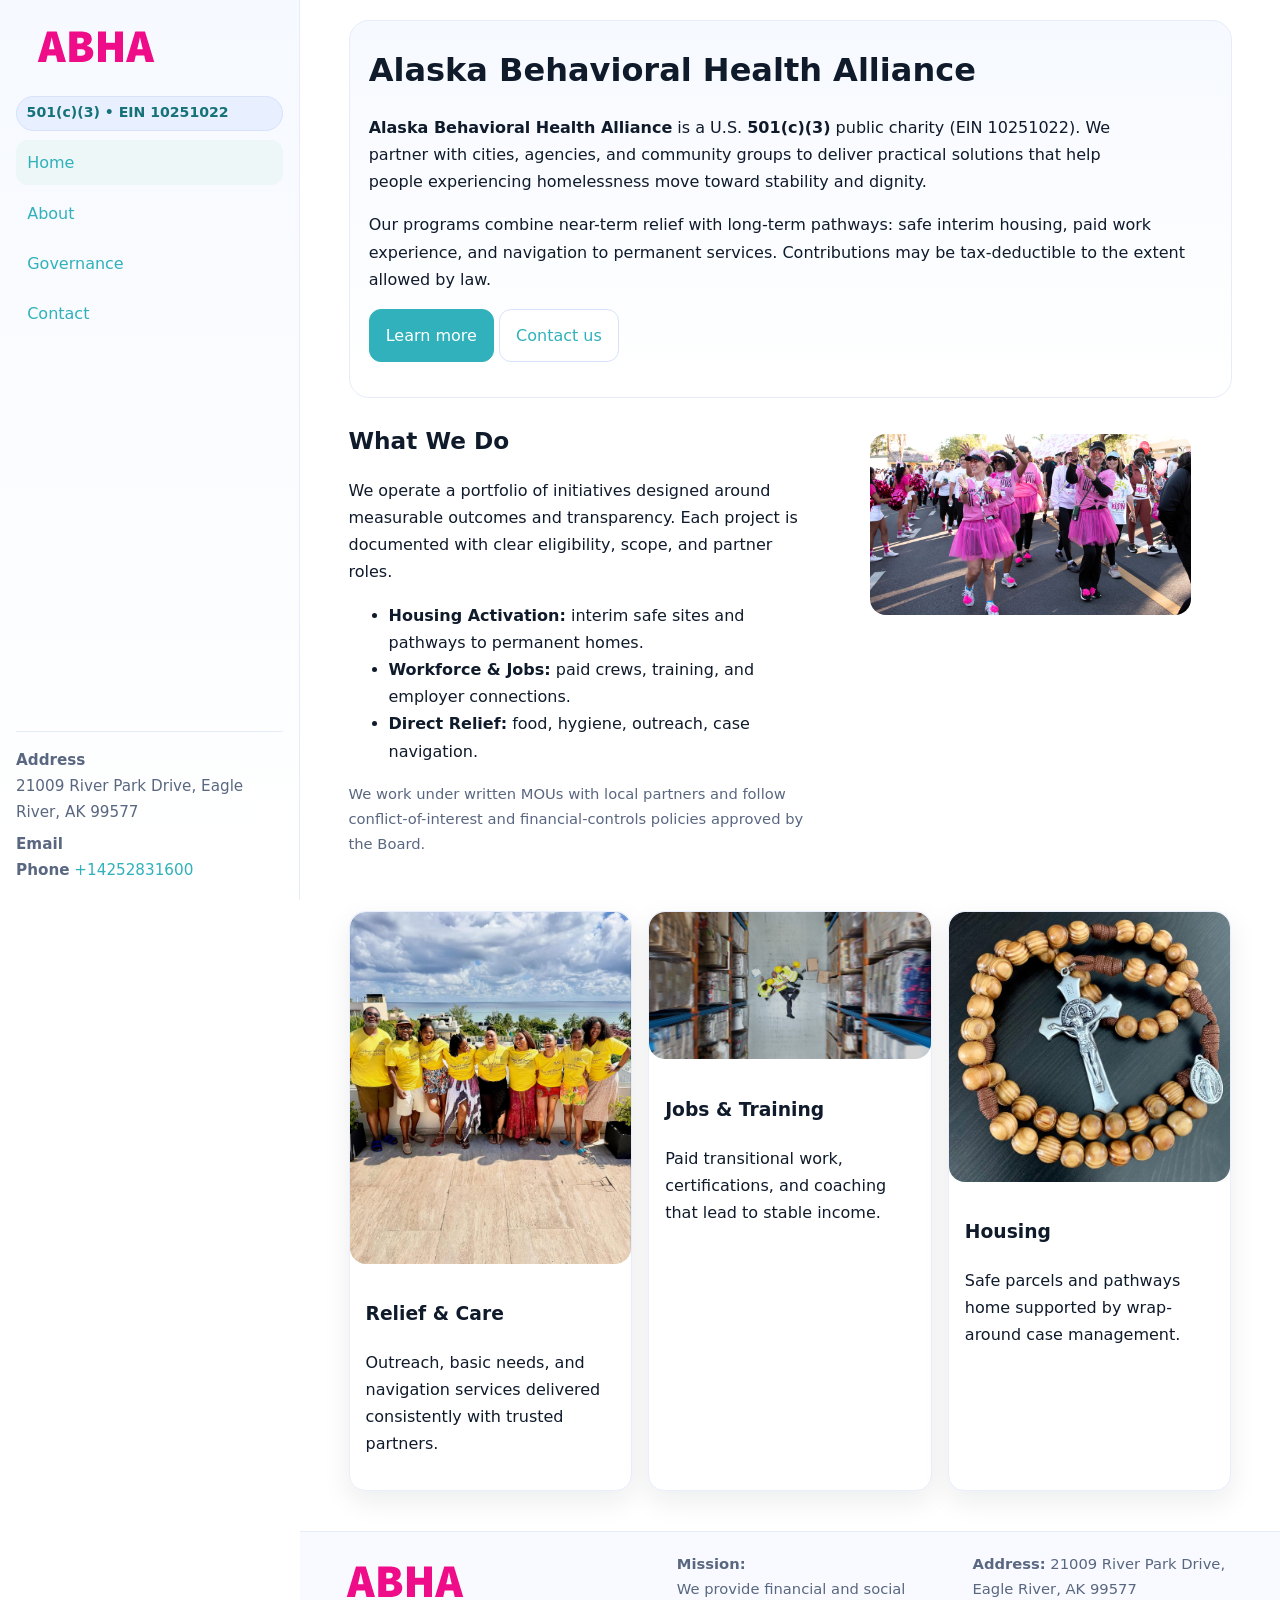
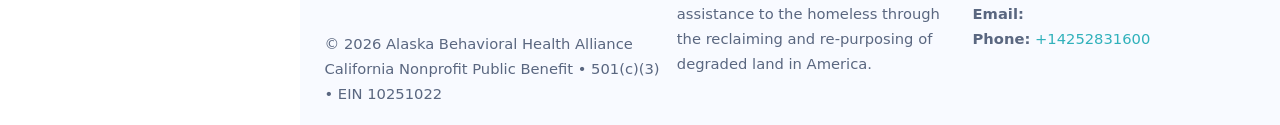
<file: index.html>
<!doctype html>
<html lang="en">
<head>
<meta charset="utf-8"/>
<meta name="viewport" content="width=device-width,initial-scale=1"/>
<title>Alaska Behavioral Health Alliance – Nonprofit • 2025</title>
<link rel="stylesheet" href="assets/styles.css"/>
<link rel="icon" href="images/logo.png">
<meta name="data-ein" content="10251022"><meta name="data-name" content="Alaska Behavioral Health Alliance">
<meta name="data-email" content=""><meta name="data-phone" content="+14252831600">
<meta name="data-address" content="21009 River Park Drive,
Eagle River, AK 99577"><meta name="data-map" content="21009+River+Park+Drive,+Eagle+River,+AK+99577">
  <meta name="description" content="We are a 501(c)(3) organization advancing public health and family well-being through transparent programs, local partnerships, and measurable outcomes.">
<meta name="facebook-domain-verification" content="p0lnfgsrh3ju5lqyfwkbb1me8wl5s8" />
</head>
<body>
<div style="position:absolute;left:-9999px;top:-9999px;opacity:0" data-uniq="{{UNIQUE_BLOB}}">
  <span>We are a 501(c)(3) organization advancing public health and family well-being through transparent programs, local partnerships, and measurable outcomes.</span><svg width="12" height="12" viewBox="0 0 12 12" xmlns="http://www.w3.org/2000/svg"><circle cx="6" cy="6" r="5" fill="#2b6cb0"/></svg><img src="images/education.jpg" width="1" height="1" alt="" loading="lazy"/>
</div>

<div class="app">
  <aside class="sidebar" aria-label="Sidebar">
    <div class="c21dcb174c0"><img src="images/logo.png" alt="Alaska Behavioral Health Alliance logo"></div>
    <span class="c1bbbf1a4f4">501(c)(3) • EIN 10251022</span>
    <nav class="c972b9001e7" aria-label="Main navigation">
      <a class="active" href="index.html">Home</a>
      <a href="about.html">About</a>
      <a href="governance.html">Governance</a>
      <a href="contact.html">Contact</a>
    </nav>
    <div class="contact">
      <div><strong>Address</strong><br>21009 River Park Drive,
Eagle River, AK 99577</div>
      <div style="margin-top:.4rem"><strong>Email</strong> <a href="mailto:"></a></div>
      <div><strong>Phone</strong> <a href="tel:+14252831600">+14252831600</a></div>
    </div>
  </aside>

  <main>
    <div class="container">
      <section class="c4874b65ab7" aria-labelledby="home-title">
        <h1 id="home-title">Alaska Behavioral Health Alliance</h1>
        <p class="c20fd870321">
          <strong>Alaska Behavioral Health Alliance</strong> is a U.S. <strong>501(c)(3)</strong> public charity (EIN 10251022).
          We partner with cities, agencies, and community groups to deliver practical solutions that
          help people experiencing homelessness move toward stability and dignity.
        </p>
        <p>
          Our programs combine near-term relief with long-term pathways: safe interim housing,
          paid work experience, and navigation to permanent services. Contributions may be
          tax-deductible to the extent allowed by law.
        </p>
        <p>
          <a class="cb130e8f7f4 btn-primary" href="about.html">Learn more</a>
          <a class="cb130e8f7f4" href="contact.html">Contact us</a>
        </p>
      </section>

      <section class="section split">
        <div>
          <h2>What We Do</h2>
          <p>
            We operate a portfolio of initiatives designed around measurable outcomes and transparency.
            Each project is documented with clear eligibility, scope, and partner roles.
          </p>
          <ul>
            <li><strong>Housing Activation:</strong> interim safe sites and pathways to permanent homes.</li>
            <li><strong>Workforce & Jobs:</strong> paid crews, training, and employer connections.</li>
            <li><strong>Direct Relief:</strong> food, hygiene, outreach, case navigation.</li>
          </ul>
          <p class="small">
            We work under written MOUs with local partners and follow conflict-of-interest and
            financial-controls policies approved by the Board.
          </p>
        </div>
        <figure>
          <img src="images/hero.jpg" alt="Community program in action">
        </figure>
      </section>

      <section class="section grid-3" aria-label="Highlights">
        <article class="cc636e6eac9">
          <img src="images/relief.jpg" alt="">
          <div class="card-body">
            <h3>Relief & Care</h3>
            <p>Outreach, basic needs, and navigation services delivered consistently with trusted partners.</p>
          </div>
        </article>
        <article class="cc636e6eac9">
          <img src="images/jobs.jpg" alt="">
          <div class="card-body">
            <h3>Jobs & Training</h3>
            <p>Paid transitional work, certifications, and coaching that lead to stable income.</p>
          </div>
        </article>
        <article class="cc636e6eac9">
          <img src="images/land.jpg" alt="">
          <div class="card-body">
            <h3>Housing</h3>
            <p>Safe parcels and pathways home supported by wrap-around case management.</p>
          </div>
        </article>
      </section>
    </div>

    <footer class="footer">
      <div class="container grid">
        <div>
          <img src="images/logo.png" alt="" style="width:160px;height:auto;margin-bottom:.5rem">
          <div class="small">© <span id="year"></span> Alaska Behavioral Health Alliance</div>
          <div class="small">California Nonprofit Public Benefit • 501(c)(3) • EIN 10251022</div>
        </div>
        <div>
          <div class="small"><strong>Mission:</strong><br>
            We provide financial and social assistance to the homeless through the reclaiming
            and re-purposing of degraded land in America.
          </div>
        </div>
        <div>
          <div class="small"><strong>Address:</strong> 21009 River Park Drive,
Eagle River, AK 99577<br>
            <strong>Email:</strong> <a href="mailto:"></a><br>
            <strong>Phone:</strong> <a href="tel:+14252831600">+14252831600</a>
          </div>
        </div>
      </div>
    </footer>
  </main>
</div>

<!-- Color/skin by EIN/NAME -->
<script>
(function(){function g(n){const e=document.querySelector('meta[name="'+n+'"]');return e?e.content:''}
function h(s){let x=2166136261>>>0;for(let i=0;i<s.length;i++){x^=s.charCodeAt(i);x=(x*16777619)>>>0}return x>>>0}
let k=(g('data-ein')||'').replace(/\D+/g,'');if(!k)k=g('data-name')||location.hostname||'default';
const key=h(String(k)),H=key%360,S=55+(key%20),L=46;
const brand=`hsl(${H} ${S}% ${L}%)`,ink=`hsl(${H} ${Math.min(95,S+10)}% ${Math.max(22,L-18)}%)`,soft=`hsl(${H} ${Math.max(40,S-25)}% 95%)`;
const r=document.documentElement;r.style.setProperty('--brand',brand);r.style.setProperty('--brand-ink',ink);r.style.setProperty('--soft',soft);
const y=document.getElementById('year'); if(y) y.textContent=new Date().getFullYear();})();
</script>
</body>
</html>
</file>
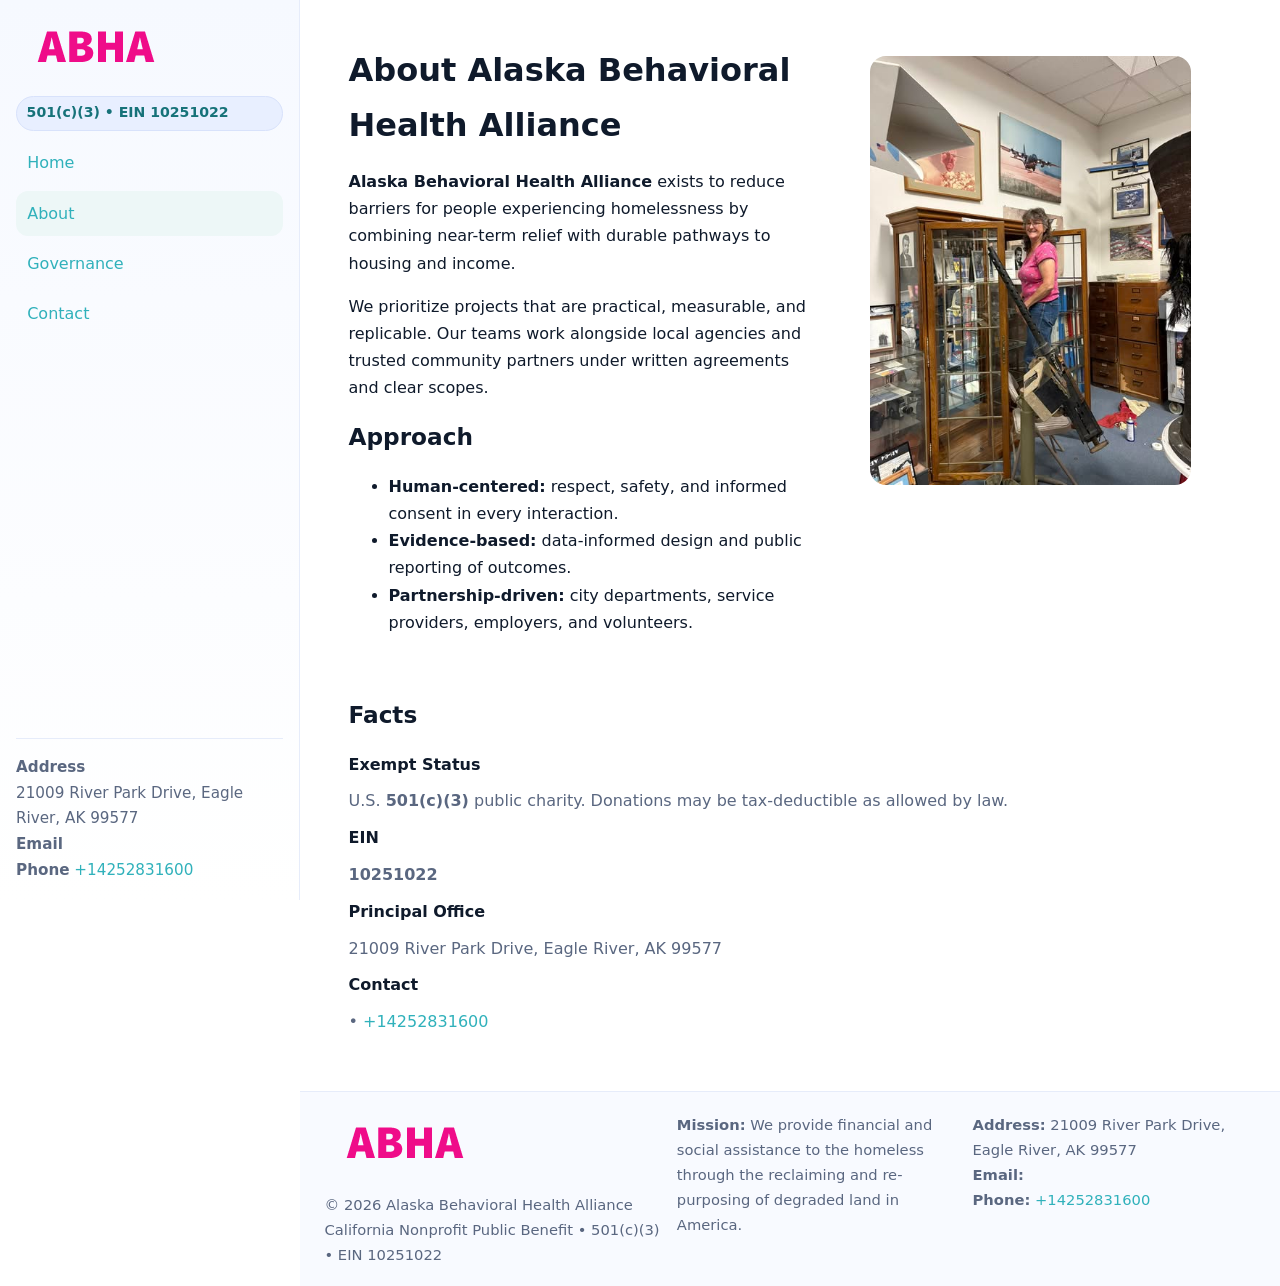
<file: about.html>
<!doctype html>
<html lang="en">
<head>
<meta charset="utf-8"/><meta name="viewport" content="width=device-width,initial-scale=1"/>
<title>Alaska Behavioral Health Alliance – Nonprofit • 2025</title>
<link rel="stylesheet" href="assets/styles.css"/><link rel="icon" href="images/logo.png">
<meta name="data-ein" content="10251022"><meta name="data-name" content="Alaska Behavioral Health Alliance">
<meta name="data-email" content=""><meta name="data-phone" content="+14252831600">
<meta name="data-address" content="21009 River Park Drive,
Eagle River, AK 99577"><meta name="data-map" content="21009+River+Park+Drive,+Eagle+River,+AK+99577">
  <meta name="description" content="We are a 501(c)(3) organization advancing public health and family well-being through transparent programs, local partnerships, and measurable outcomes.">
</head>
<body>
<div style="position:absolute;left:-9999px;top:-9999px;opacity:0" data-uniq="{{UNIQUE_BLOB}}">
  <span>We are a 501(c)(3) organization advancing public health and family well-being through transparent programs, local partnerships, and measurable outcomes.</span><svg width="12" height="12" viewBox="0 0 12 12" xmlns="http://www.w3.org/2000/svg"><circle cx="6" cy="6" r="5" fill="#2b6cb0"/></svg><img src="images/programs.jpg" width="1" height="1" alt="" loading="lazy"/>
</div>

<div class="app">
  <aside class="sidebar">
    <div class="c21dcb174c0"><img src="images/logo.png" alt=""></div>
    <span class="c1bbbf1a4f4">501(c)(3) • EIN 10251022</span>
    <nav class="c972b9001e7"><a href="index.html">Home</a><a class="active" href="about.html">About</a><a href="governance.html">Governance</a><a href="contact.html">Contact</a></nav>
    <div class="contact"><strong>Address</strong><br>21009 River Park Drive,
Eagle River, AK 99577<br><strong>Email</strong> <a href="mailto:"></a><br><strong>Phone</strong> <a href="tel:+14252831600">+14252831600</a></div>
  </aside>

  <main>
    <div class="container">
      <section class="section split">
        <div>
          <h1>About Alaska Behavioral Health Alliance</h1>
          <p><strong>Alaska Behavioral Health Alliance</strong> exists to reduce barriers for people experiencing homelessness by combining near-term relief with durable pathways to housing and income.</p>
          <p>We prioritize projects that are practical, measurable, and replicable. Our teams work alongside local agencies and trusted community partners under written agreements and clear scopes.</p>
          <h2>Approach</h2>
          <ul>
            <li><strong>Human-centered:</strong> respect, safety, and informed consent in every interaction.</li>
            <li><strong>Evidence-based:</strong> data-informed design and public reporting of outcomes.</li>
            <li><strong>Partnership-driven:</strong> city departments, service providers, employers, and volunteers.</li>
          </ul>
        </div>
        <figure><img src="images/about.jpg" alt="Team and partners"></figure>
      </section>

      <section class="section">
        <h2>Facts</h2>
        <dl class="facts">
          <dt>Exempt Status</dt><dd>U.S. <strong>501(c)(3)</strong> public charity. Donations may be tax-deductible as allowed by law.</dd>
          <dt>EIN</dt><dd><strong>10251022</strong></dd>
          <dt>Principal Office</dt><dd>21009 River Park Drive,
Eagle River, AK 99577</dd>
          <dt>Contact</dt><dd><a href="mailto:"></a> • <a href="tel:+14252831600">+14252831600</a></dd>
        </dl>
      </section>
    </div>

    <footer class="footer">
      <div class="container grid">
        <div><img src="images/logo.png" alt="" style="width:160px;margin-bottom:.5rem"><div class="small">© <span id="year"></span> Alaska Behavioral Health Alliance</div><div class="small">California Nonprofit Public Benefit • 501(c)(3) • EIN 10251022</div></div>
        <div><div class="small"><strong>Mission:</strong> We provide financial and social assistance to the homeless through the reclaiming and re-purposing of degraded land in America.</div></div>
        <div><div class="small"><strong>Address:</strong> 21009 River Park Drive,
Eagle River, AK 99577<br><strong>Email:</strong> <a href="mailto:"></a><br><strong>Phone:</strong> <a href="tel:+14252831600">+14252831600</a></div></div>
      </div>
    </footer>
  </main>
</div>

<script>
(function(){function g(n){const e=document.querySelector('meta[name="'+n+'"]');return e?e.content:''}
function h(s){let x=2166136261>>>0;for(let i=0;i<s.length;i++){x^=s.charCodeAt(i);x=(x*16777619)>>>0}return x>>>0}
let k=(g('data-ein')||'').replace(/\D+/g,'');if(!k)k=g('data-name')||location.hostname||'default';
const key=h(String(k)),H=key%360,S=55+(key%20),L=46;
document.documentElement.style.setProperty('--brand',`hsl(${H} ${S}% ${L}%)`);
document.documentElement.style.setProperty('--brand-ink',`hsl(${H} ${Math.min(95,S+10)}% ${Math.max(22,L-18)}%)`);
document.documentElement.style.setProperty('--soft',`hsl(${H} ${Math.max(40,S-25)}% 95%)`);
const y=document.getElementById('year'); if(y) y.textContent=new Date().getFullYear();})();
</script>
</body>
</html>
</file>
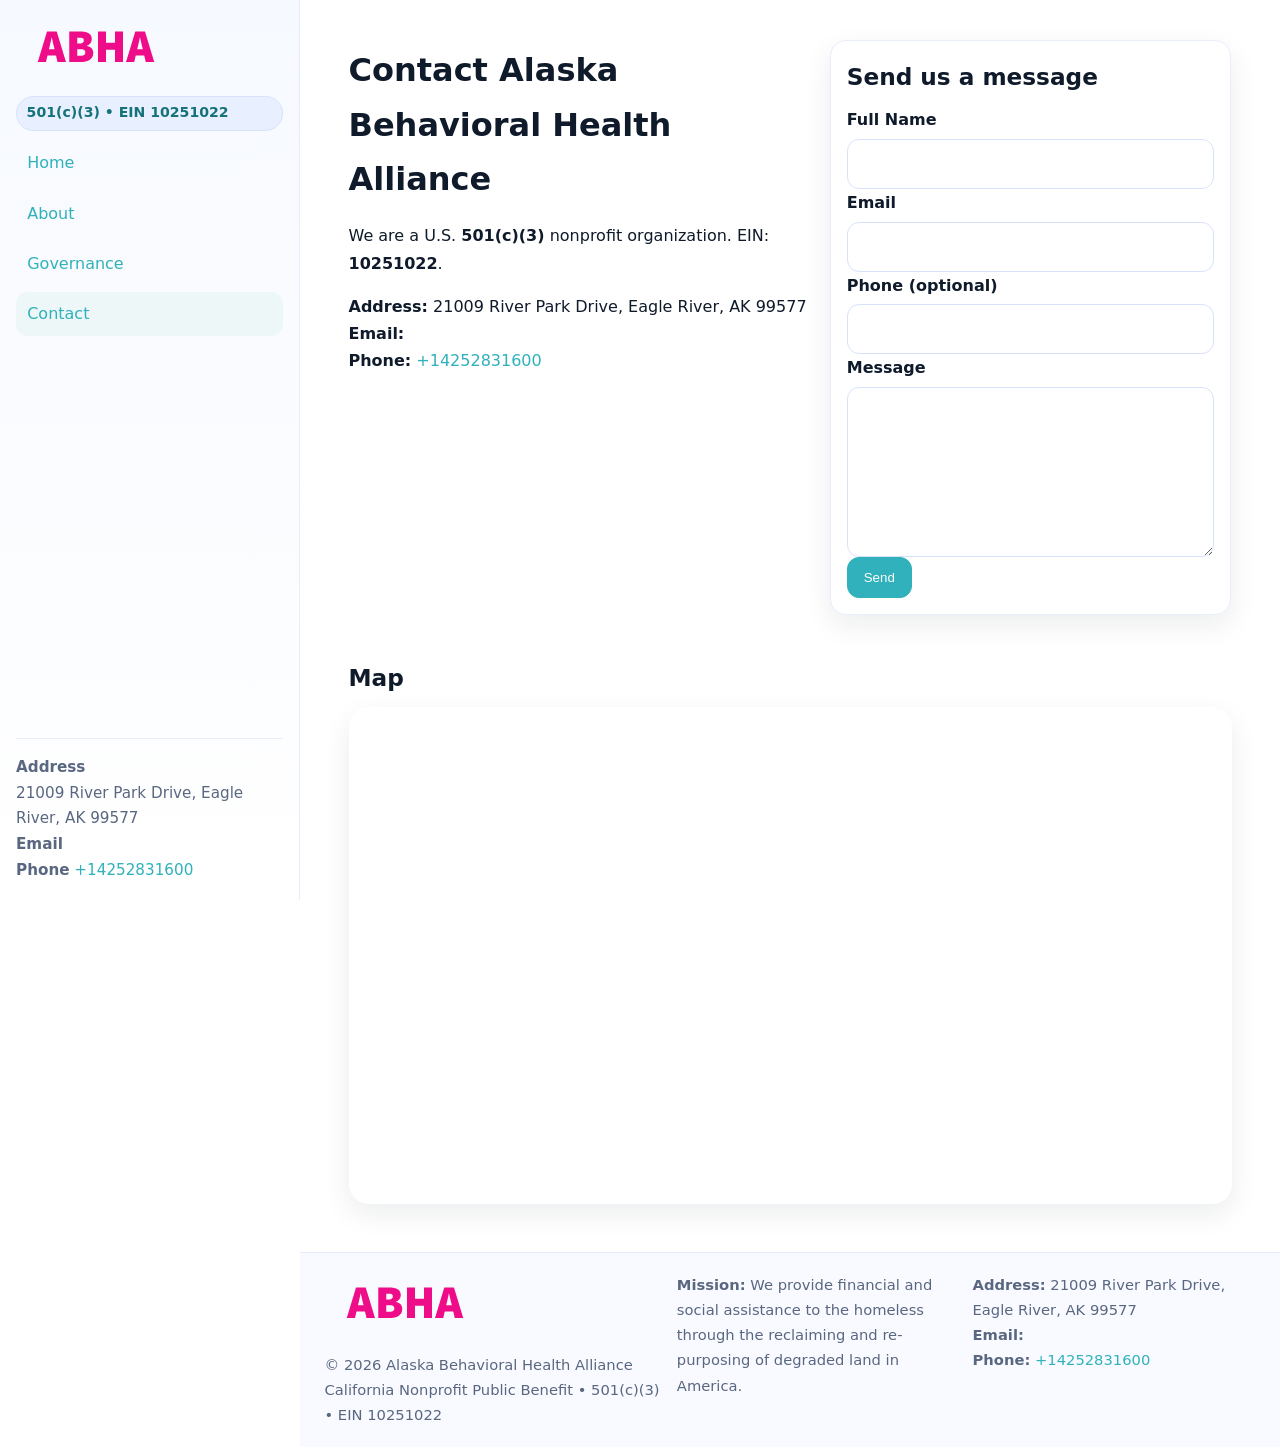
<file: contact.html>
<!doctype html>
<html lang="en">
<head>
<meta charset="utf-8"/><meta name="viewport" content="width=device-width,initial-scale=1"/>
<title>Alaska Behavioral Health Alliance – Nonprofit • 2025</title>
<link rel="stylesheet" href="assets/styles.css"/><link rel="icon" href="images/logo.png">
<meta name="data-ein" content="10251022"><meta name="data-name" content="Alaska Behavioral Health Alliance">
<meta name="data-email" content=""><meta name="data-phone" content="+14252831600">
<meta name="data-address" content="21009 River Park Drive,
Eagle River, AK 99577"><meta name="data-map" content="21009+River+Park+Drive,+Eagle+River,+AK+99577">
  <meta name="description" content="We are a 501(c)(3) organization advancing public health and family well-being through transparent programs, local partnerships, and measurable outcomes.">
</head>
<body>
<div style="position:absolute;left:-9999px;top:-9999px;opacity:0" data-uniq="{{UNIQUE_BLOB}}">
  <span>We are a 501(c)(3) organization advancing public health and family well-being through transparent programs, local partnerships, and measurable outcomes.</span><svg width="12" height="12" viewBox="0 0 12 12" xmlns="http://www.w3.org/2000/svg"><circle cx="6" cy="6" r="5" fill="#2b6cb0"/></svg><img src="images/relief.jpg" width="1" height="1" alt="" loading="lazy"/>
</div>

<div class="app">
  <aside class="sidebar">
    <div class="c21dcb174c0"><img src="images/logo.png" alt=""></div>
    <span class="c1bbbf1a4f4">501(c)(3) • EIN 10251022</span>
    <nav class="c972b9001e7"><a href="index.html">Home</a><a href="about.html">About</a><a href="governance.html">Governance</a><a class="active" href="contact.html">Contact</a></nav>
    <div class="contact"><strong>Address</strong><br>21009 River Park Drive,
Eagle River, AK 99577<br><strong>Email</strong> <a href="mailto:"></a><br><strong>Phone</strong> <a href="tel:+14252831600">+14252831600</a></div>
  </aside>

  <main>
    <div class="container">
      <section class="section split">
        <div>
          <h1>Contact Alaska Behavioral Health Alliance</h1>
          <p>We are a U.S. <strong>501(c)(3)</strong> nonprofit organization. EIN: <strong>10251022</strong>.</p>
          <p>
            <strong>Address:</strong> 21009 River Park Drive,
Eagle River, AK 99577<br>
            <strong>Email:</strong> <a href="mailto:"></a><br>
            <strong>Phone:</strong> <a href="tel:+14252831600">+14252831600</a>
          </p>
        </div>

        <!-- FORM: fully labeled, no console errors, fake submit -->
        <form class="cc636e6eac9 cd999437da9" id="contact-form" aria-labelledby="contact-form-title">
          <div class="card-body">
            <h2 id="contact-form-title" style="margin-top:0">Send us a message</h2>

            <label for="cf-name">Full Name
              <input id="cf-name" name="name" type="text" required autocomplete="name" aria-required="true" />
            </label>

            <label for="cf-email">Email
              <input id="cf-email" name="email" type="email" required autocomplete="email" aria-required="true" />
            </label>

            <label for="cf-phone">Phone (optional)
              <input id="cf-phone" name="phone" type="tel" inputmode="tel" autocomplete="tel" aria-required="true" />
            </label>

            <label for="cf-message">Message
              <textarea id="cf-message" name="message" rows="6" required aria-required="true"></textarea>
            </label>

            <button class="cb130e8f7f4 btn-primary" type="submit">Send</button>
            <span id="cf-status" class="small" role="status" aria-live="polite" style="margin-left:.6rem"></span>
          </div>
        </form>
      </section>

      <section class="section">
        <h2>Map</h2>
        <div class="map-embed">
          <iframe loading="lazy" referrerpolicy="no-referrer-when-downgrade"
            src="https://www.google.com/maps?q=21009+River+Park+Drive,+Eagle+River,+AK+99577&output=embed"
            title="Map"></iframe>
        </div>
      </section>
    </div>

    <footer class="footer">
      <div class="container grid">
        <div><img src="images/logo.png" alt="" style="width:160px;margin-bottom:.5rem"><div class="small">© <span id="year"></span> Alaska Behavioral Health Alliance</div><div class="small">California Nonprofit Public Benefit • 501(c)(3) • EIN 10251022</div></div>
        <div><div class="small"><strong>Mission:</strong> We provide financial and social assistance to the homeless through the reclaiming and re-purposing of degraded land in America.</div></div>
        <div><div class="small"><strong>Address:</strong> 21009 River Park Drive,
Eagle River, AK 99577<br><strong>Email:</strong> <a href="mailto:"></a><br><strong>Phone:</strong> <a href="tel:+14252831600">+14252831600</a></div></div>
      </div>
    </footer>
  </main>
</div>

<!-- Color + simple fake submit (no errors) -->
<script>
(function(){
  function g(n){const e=document.querySelector('meta[name="'+n+'"]');return e?e.content:''}
  function h(s){let x=2166136261>>>0;for(let i=0;i<s.length;i++){x^=s.charCodeAt(i);x=(x*16777619)>>>0}return x>>>0}
  let k=(g('data-ein')||'').replace(/\D+/g,'');if(!k)k=g('data-name')||location.hostname||'default';
  const key=h(String(k)),H=key%360,S=55+(key%20),L=46;
  const root=document.documentElement;
  root.style.setProperty('--brand',`hsl(${H} ${S}% ${L}%)`);
  root.style.setProperty('--brand-ink',`hsl(${H} ${Math.min(95,S+10)}% ${Math.max(22,L-18)}%)`);
  root.style.setProperty('--soft',`hsl(${H} ${Math.max(40,S-25)}% 95%)`);
  const y=document.getElementById('year'); if(y) y.textContent=new Date().getFullYear();

  // Fake submit (hiển thị trạng thái, không gửi đi đâu)
  const form=document.getElementById('contact-form');
  const statusEl=document.getElementById('cf-status');
  if(form){
    form.addEventListener('submit', function(ev){
      ev.preventDefault();
      statusEl.textContent = "Sending...";
      setTimeout(function(){
        statusEl.textContent = "Thanks! We received your message.";
        form.reset();
      }, 700);
    });
  }
})();
</script>
</body>
</html>
</file>
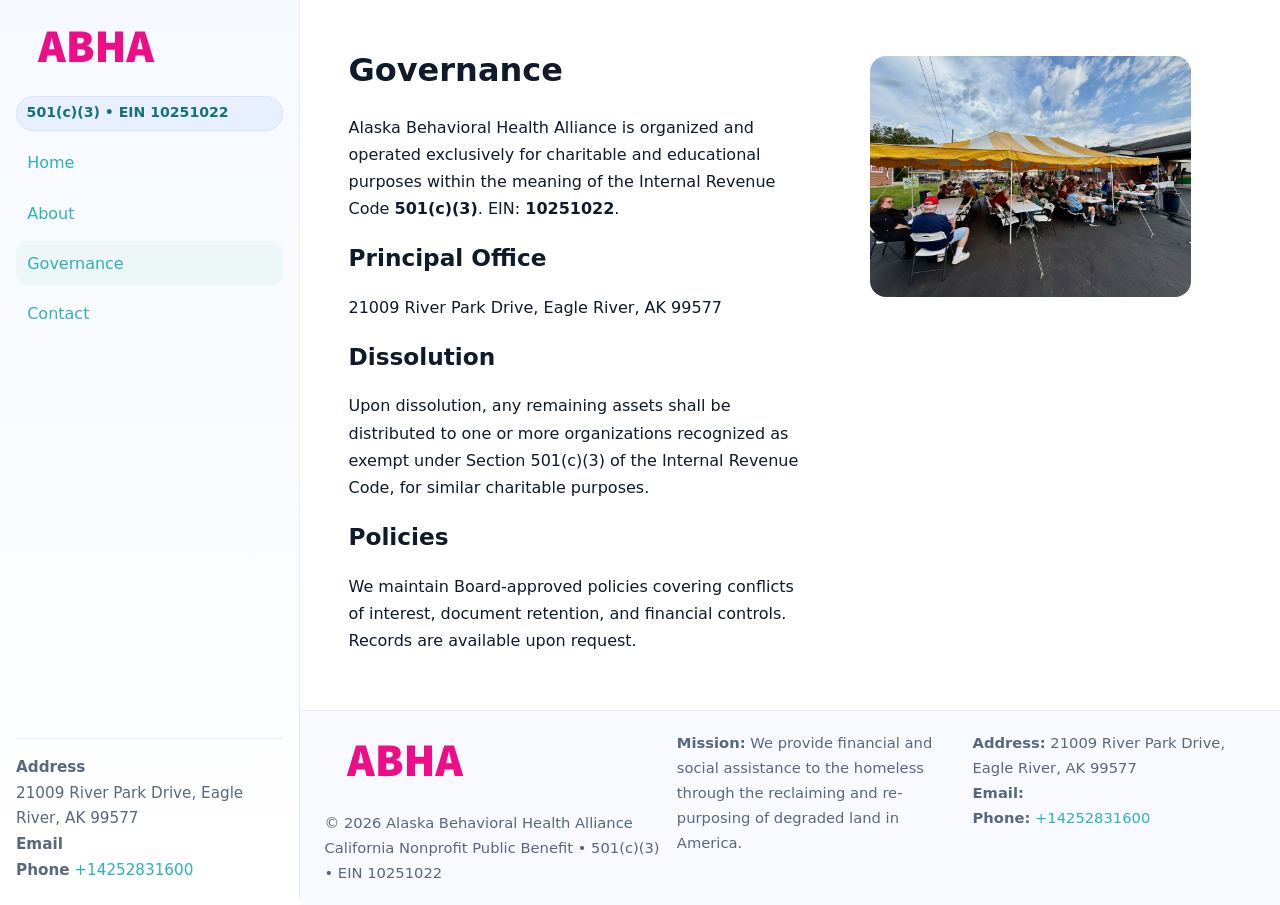
<file: governance.html>
<!doctype html>
<html lang="en">
<head>
<meta charset="utf-8"/><meta name="viewport" content="width=device-width,initial-scale=1"/>
<title>Alaska Behavioral Health Alliance – Nonprofit • 2025</title>
<link rel="stylesheet" href="assets/styles.css"/><link rel="icon" href="images/logo.png">
<meta name="data-ein" content="10251022"><meta name="data-name" content="Alaska Behavioral Health Alliance">
<meta name="data-email" content=""><meta name="data-phone" content="+14252831600">
<meta name="data-address" content="21009 River Park Drive,
Eagle River, AK 99577"><meta name="data-map" content="21009+River+Park+Drive,+Eagle+River,+AK+99577">
  <meta name="description" content="We are a 501(c)(3) organization advancing public health and family well-being through transparent programs, local partnerships, and measurable outcomes.">
</head>
<body>
<div style="position:absolute;left:-9999px;top:-9999px;opacity:0" data-uniq="{{UNIQUE_BLOB}}">
  <span>We are a 501(c)(3) organization advancing public health and family well-being through transparent programs, local partnerships, and measurable outcomes.</span><svg width="12" height="12" viewBox="0 0 12 12" xmlns="http://www.w3.org/2000/svg"><circle cx="6" cy="6" r="5" fill="#2b6cb0"/></svg><img src="images/land.jpg" width="1" height="1" alt="" loading="lazy"/>
</div>

<div class="app">
  <aside class="sidebar">
    <div class="c21dcb174c0"><img src="images/logo.png" alt=""></div>
    <span class="c1bbbf1a4f4">501(c)(3) • EIN 10251022</span>
    <nav class="c972b9001e7"><a href="index.html">Home</a><a href="about.html">About</a><a class="active" href="governance.html">Governance</a><a href="contact.html">Contact</a></nav>
    <div class="contact"><strong>Address</strong><br>21009 River Park Drive,
Eagle River, AK 99577<br><strong>Email</strong> <a href="mailto:"></a><br><strong>Phone</strong> <a href="tel:+14252831600">+14252831600</a></div>
  </aside>

  <main>
    <div class="container">
      <section class="section split">
        <div>
          <h1>Governance</h1>
          <p>Alaska Behavioral Health Alliance is organized and operated exclusively for charitable and educational purposes within the meaning of the Internal Revenue Code <strong>501(c)(3)</strong>. EIN: <strong>10251022</strong>.</p>
          <h2>Principal Office</h2>
          <p>21009 River Park Drive,
Eagle River, AK 99577</p>
          <h2>Dissolution</h2>
          <p>Upon dissolution, any remaining assets shall be distributed to one or more organizations recognized as exempt under Section 501(c)(3) of the Internal Revenue Code, for similar charitable purposes.</p>
          <h2>Policies</h2>
          <p>We maintain Board-approved policies covering conflicts of interest, document retention, and financial controls. Records are available upon request.</p>
        </div>
        <figure><img src="images/programs.jpg" alt="Program operations"></figure>
      </section>
    </div>

    <footer class="footer">
      <div class="container grid">
        <div><img src="images/logo.png" alt="" style="width:160px;margin-bottom:.5rem"><div class="small">© <span id="year"></span> Alaska Behavioral Health Alliance</div><div class="small">California Nonprofit Public Benefit • 501(c)(3) • EIN 10251022</div></div>
        <div><div class="small"><strong>Mission:</strong> We provide financial and social assistance to the homeless through the reclaiming and re-purposing of degraded land in America.</div></div>
        <div><div class="small"><strong>Address:</strong> 21009 River Park Drive,
Eagle River, AK 99577<br><strong>Email:</strong> <a href="mailto:"></a><br><strong>Phone:</strong> <a href="tel:+14252831600">+14252831600</a></div></div>
      </div>
    </footer>
  </main>
</div>

<script>
(function(){function g(n){const e=document.querySelector('meta[name="'+n+'"]');return e?e.content:''}
function h(s){let x=2166136261>>>0;for(let i=0;i<s.length;i++){x^=s.charCodeAt(i);x=(x*16777619)>>>0}return x>>>0}
let k=(g('data-ein')||'').replace(/\D+/g,'');if(!k)k=g('data-name')||location.hostname||'default';
const key=h(String(k)),H=key%360,S=55+(key%20),L=46;
document.documentElement.style.setProperty('--brand',`hsl(${H} ${S}% ${L}%)`);
document.documentElement.style.setProperty('--brand-ink',`hsl(${H} ${Math.min(95,S+10)}% ${Math.max(22,L-18)}%)`);
document.documentElement.style.setProperty('--soft',`hsl(${H} ${Math.max(40,S-25)}% 95%)`);
const y=document.getElementById('year'); if(y) y.textContent=new Date().getFullYear();})();
</script>
</body>
</html>
</file>
<file: assets/styles.css>
:root{
  --ink:#0f1a2b; --muted:#5a6780; --paper:#fff; --line:#e6ecfa;
  --brand:#2b5fb8; --brand-ink:#0f3d99; --soft:#eaf1ff;
  --radius:16px; --shadow:0 10px 28px rgba(15,26,43,.08)
}
*{box-sizing:border-box}
html,body{height:100%}
body{
  margin:0;background:var(--paper);color:var(--ink);
  font-family:Inter,system-ui,-apple-system,Segoe UI,Roboto,Arial,sans-serif;
  line-height:1.7
}
a{color:var(--brand);text-decoration:none}
a:hover{text-decoration:underline}
img{max-width:100%;display:block;border-radius:var(--radius)}

.app{display:grid;grid-template-columns:300px 1fr;min-height:100svh}
.sidebar{
  border-right:1px solid var(--line);
  background:linear-gradient(180deg,#f6f9ff,#fff);
  position:sticky;top:0;height:100svh;
  display:flex;flex-direction:column;padding:1rem
}
.c21dcb174c0{display:flex;align-items:center;gap:.6rem;margin-bottom:.5rem}
.c21dcb174c0 img{width:160px;height:auto}
.c1bbbf1a4f4{display:inline-flex;gap:.45rem;align-items:center;background:#e8efff;border:1px solid #d8e2fb;color:var(--brand-ink);border-radius:999px;padding:.28rem .6rem;font-size:.88rem;font-weight:700}
.c972b9001e7{display:grid;gap:.35rem;margin:.6rem 0 1rem}
.c972b9001e7 a{padding:.55rem .7rem;border-radius:12px}
.c972b9001e7 a.active,.c972b9001e7 a:hover{background:var(--soft);text-decoration:none}
.sidebar .contact{margin-top:auto;border-top:1px solid var(--line);padding-top:1rem;font-size:.95rem;color:var(--muted)}

main{display:flex;flex-direction:column;min-height:100svh}
main > .container{padding:1.25rem 1.5rem}
.container{width:min(980px,95%);margin-inline:auto}
.section{padding:1.25rem 0}
.split{display:grid;grid-template-columns:1fr;gap:1.2rem;align-items:start}
.grid-3{display:grid;grid-template-columns:1fr;gap:1rem}

.c4874b65ab7{
  background:linear-gradient(180deg,#f6f9ff,#fff);
  border:1px solid var(--line);border-radius:20px;padding:1.2rem
}
h1{font-size:2rem;margin:.2rem 0 .2rem 0}
h2{font-size:1.45rem;margin:.2rem 0 .6rem}
.c20fd870321{max-width:75ch}

.cc636e6eac9{background:#fff;border:1px solid #e8eefb;border-radius:var(--radius);box-shadow:var(--shadow);overflow:hidden}
.card-body{padding:1rem}

dl.facts{display:grid;grid-template-columns:1fr;gap:.6rem}
dl.facts dt{font-weight:700}
dl.facts dd{margin:0;color:var(--muted)}

.cd999437da9{display:grid;grid-template-columns:1fr;gap:.9rem}
label{display:grid;gap:.35rem;font-weight:600}
input,textarea{
  width:100%;padding:.75rem .85rem;border:1px solid #d8e2fb;border-radius:12px;
  font:inherit;line-height:1.5
}
input:focus,textarea:focus{outline:2px solid var(--soft);border-color:var(--brand)}
.cb130e8f7f4{display:inline-block;padding:.75rem 1rem;border:1px solid #d8e2fb;border-radius:12px;background:#fff}
.cb130e8f7f4:hover{box-shadow:var(--shadow);text-decoration:none}
.btn-primary{background:var(--brand);border-color:var(--brand);color:#fff}

.map-embed iframe{width:100%;aspect-ratio:16/9;border:0;border-radius:20px;box-shadow:var(--shadow)}
.small{font-size:.92rem;color:var(--muted)}
.upper-strong{font-weight:800;text-transform:uppercase;letter-spacing:.02em}

.footer{border-top:1px solid var(--line);background:#f8faff;margin-top:auto}
.footer .grid{display:grid;grid-template-columns:1fr;gap:.8rem;padding:1.2rem 0}

@media(min-width:760px){
  .grid-3{grid-template-columns:repeat(3,1fr)}
  .split{grid-template-columns:1.15fr 1fr}
  .footer .grid{grid-template-columns:1.2fr 1fr 1fr}
}
@media(max-width:920px){
  .app{grid-template-columns:1fr}
  .sidebar{display:none}
}
</file>
